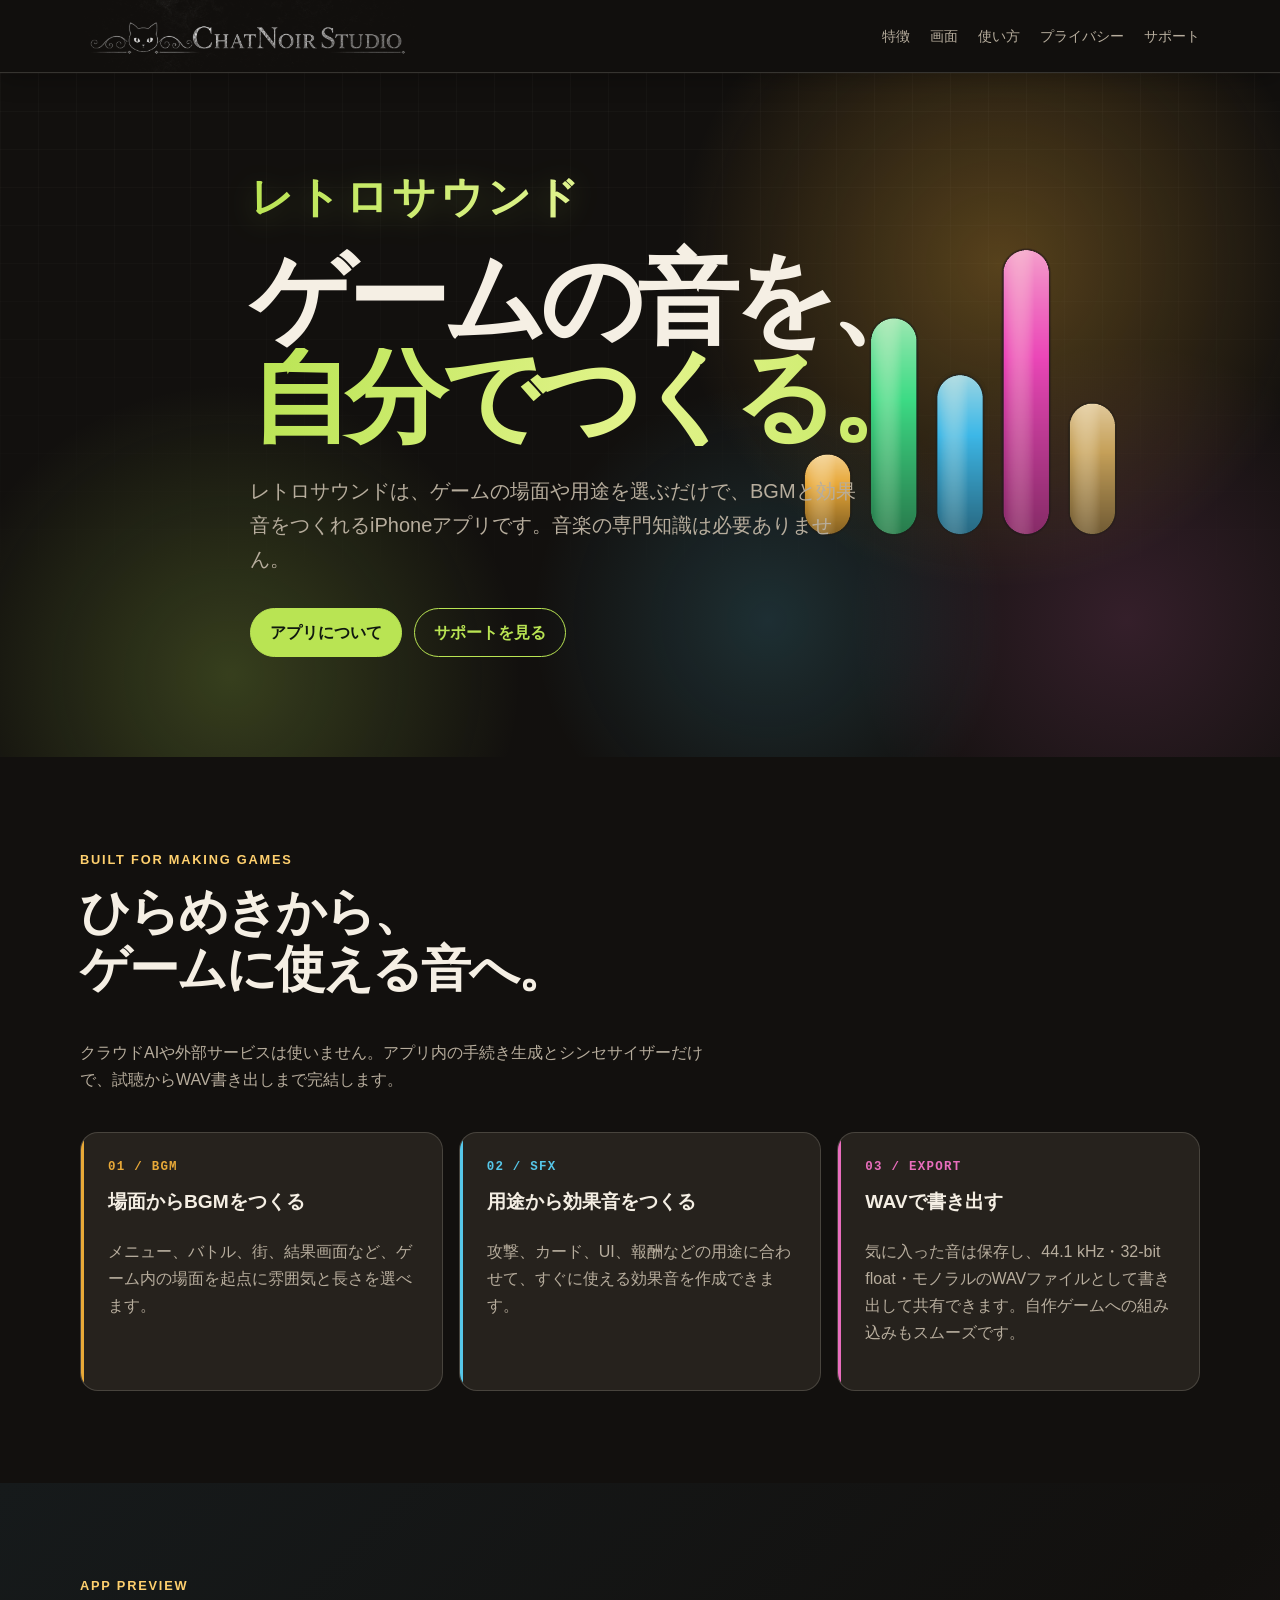
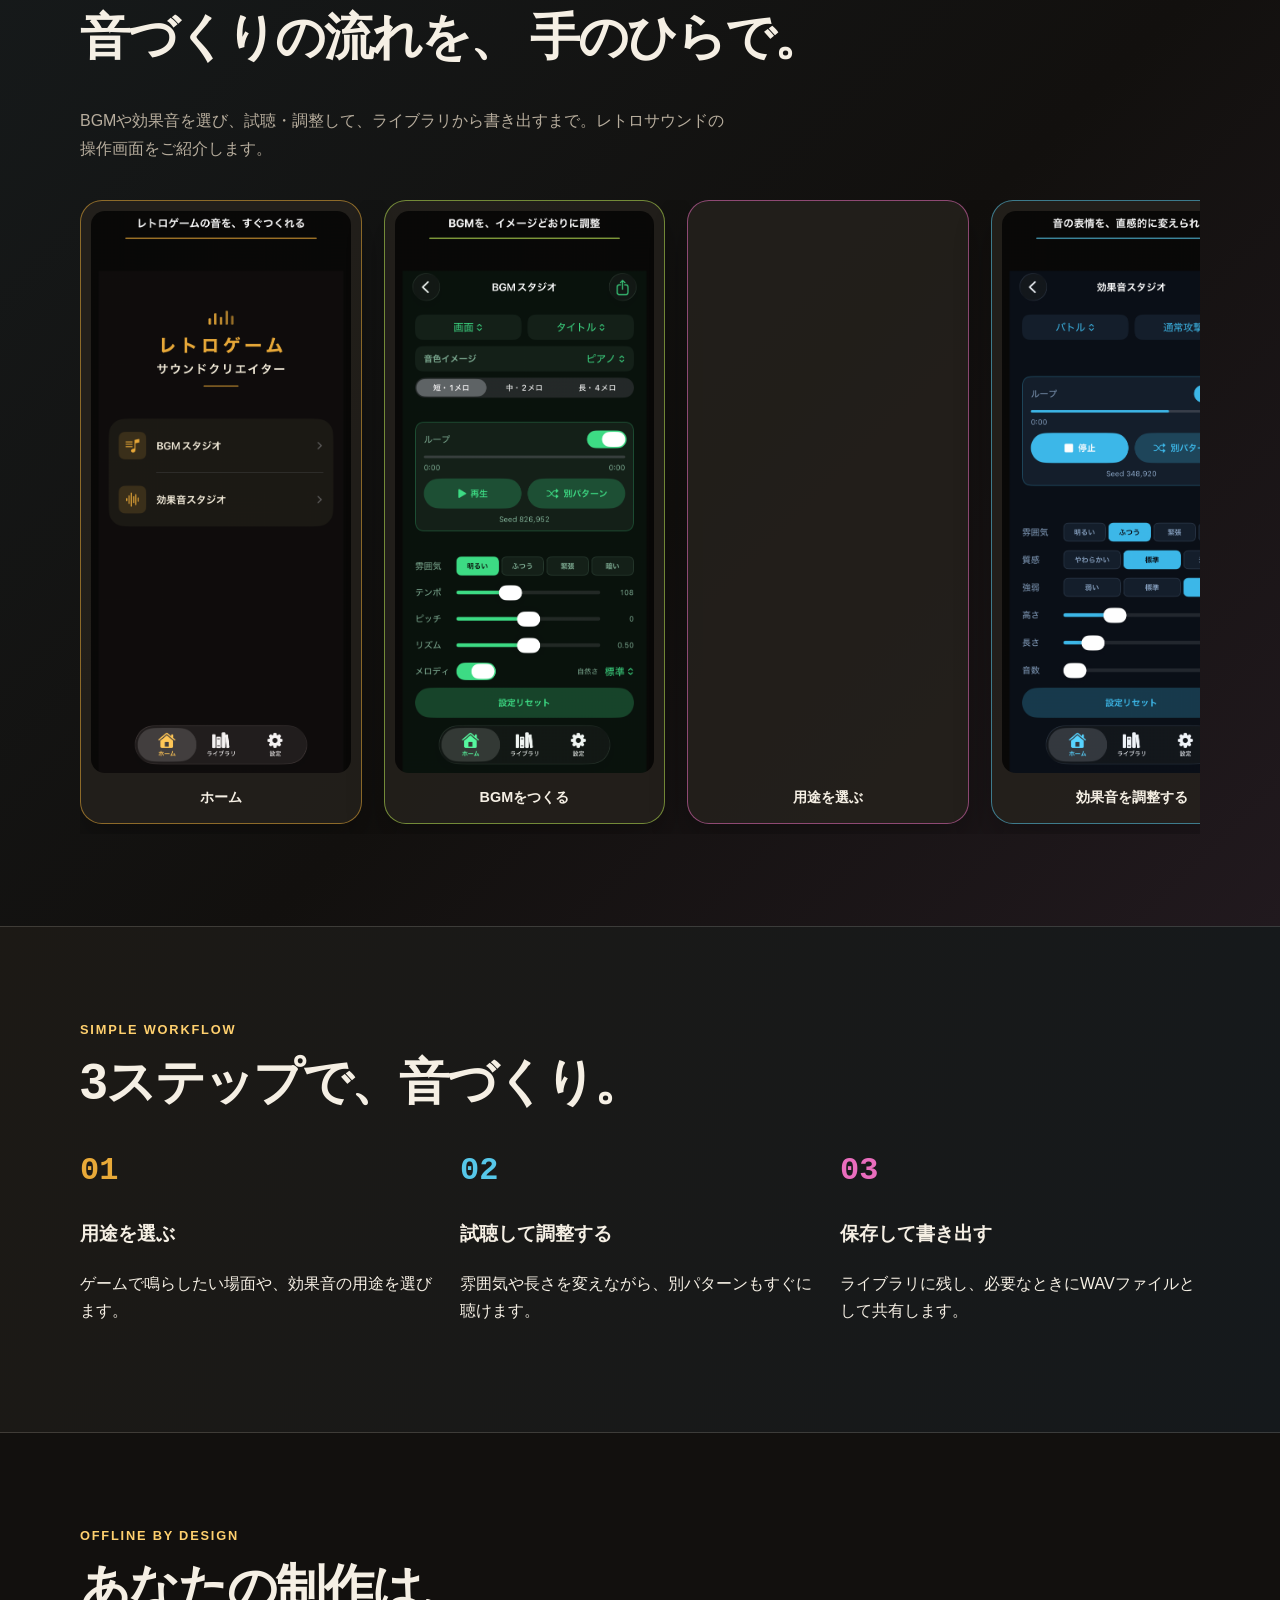
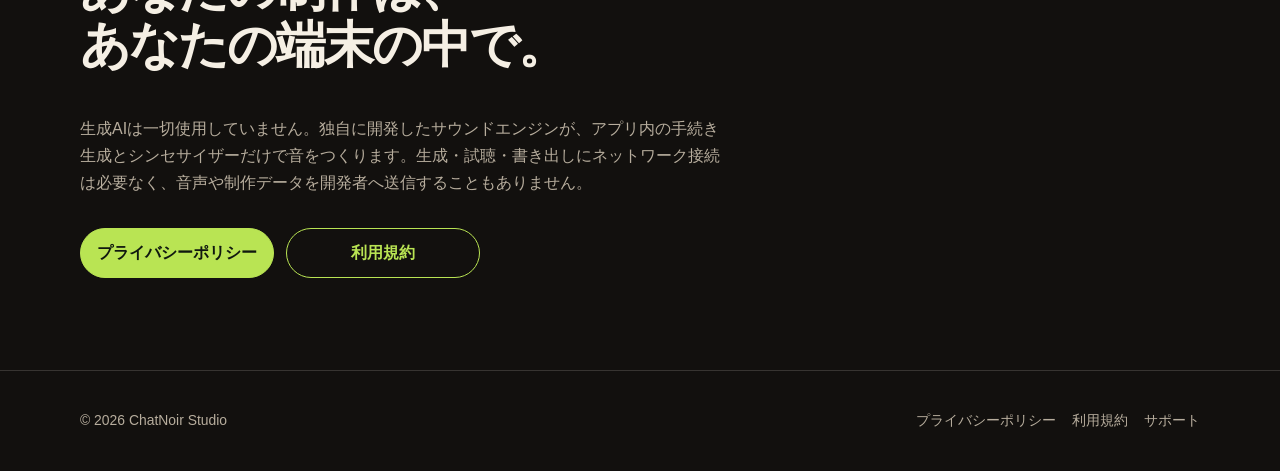
<file: site/index.html>
<!doctype html>
<html lang="ja">
<head>
  <meta charset="utf-8">
  <meta name="viewport" content="width=device-width, initial-scale=1">
  <meta name="description" content="レトロサウンドは、ゲーム向けのBGMと効果音を端末内だけで作れるiPhoneアプリです。">
  <meta name="theme-color" content="#101216">
  <meta property="og:title" content="レトロサウンド | ChatNoir Studio">
  <meta property="og:description" content="ゲームの場面や用途を選ぶだけで、BGMと効果音をつくれるiPhoneアプリです。">
  <meta property="og:type" content="website">
  <meta property="og:image" content="https://true-ocean.github.io/GameSoundCreator/assets/og.png">
  <meta name="twitter:card" content="summary_large_image">
  <title>レトロサウンド | ChatNoir Studio</title>
  <link rel="stylesheet" href="assets/site.css">
</head>
<body>
  <div class="site-shell">
    <header class="site-header">
      <nav class="container nav" aria-label="メインナビゲーション">
        <a class="brand" href="/"><img class="brand-logo" src="assets/chatnoir-top-banner.png" alt="ChatNoir Studio"></a>
        <div class="nav-links">
          <a href="#features">特徴</a><a href="#screenshots">画面</a><a href="#flow">使い方</a><a href="privacy/">プライバシー</a><a href="support/">サポート</a>
        </div>
      </nav>
    </header>

    <main>
      <section class="hero">
        <div class="hero-visual"><img src="assets/retro-sound-app-icon-proposal.png" alt=""></div>
        <div class="container hero-content">
          <p class="retro-title">レトロサウンド</p>
          <h1>ゲームの音を、<span>自分でつくる。</span></h1>
          <p class="lead">レトロサウンドは、ゲームの場面や用途を選ぶだけで、BGMと効果音をつくれるiPhoneアプリです。音楽の専門知識は必要ありません。</p>
          <div class="actions">
            <a class="button" href="#features">アプリについて</a>
            <a class="button button-secondary" href="support/">サポートを見る</a>
          </div>
        </div>
      </section>

      <section class="section" id="features">
        <div class="container">
          <p class="eyebrow">Built for making games</p>
          <h2>ひらめきから、<br>ゲームに使える音へ。</h2>
          <p class="section-intro">クラウドAIや外部サービスは使いません。アプリ内の手続き生成とシンセサイザーだけで、試聴からWAV書き出しまで完結します。</p>
          <div class="feature-grid">
            <article class="feature"><p class="feature-number">01 / BGM</p><h3>場面からBGMをつくる</h3><p>メニュー、バトル、街、結果画面など、ゲーム内の場面を起点に雰囲気と長さを選べます。</p></article>
            <article class="feature"><p class="feature-number">02 / SFX</p><h3>用途から効果音をつくる</h3><p>攻撃、カード、UI、報酬などの用途に合わせて、すぐに使える効果音を作成できます。</p></article>
            <article class="feature"><p class="feature-number">03 / EXPORT</p><h3>WAVで書き出す</h3><p>気に入った音は保存し、44.1 kHz・32-bit float・モノラルのWAVファイルとして書き出して共有できます。自作ゲームへの組み込みもスムーズです。</p></article>
          </div>
        </div>
      </section>

      <section class="section app-screens" id="screenshots" aria-labelledby="screenshots-title">
        <div class="container">
          <p class="eyebrow">App preview</p>
          <h2 id="screenshots-title">音づくりの流れを、
            手のひらで。</h2>
          <p class="section-intro">BGMや効果音を選び、試聴・調整して、ライブラリから書き出すまで。レトロサウンドの操作画面をご紹介します。</p>
          <div class="screenshot-grid">
            <figure class="screenshot-card"><img src="assets/screenshots/01-home-amber.png" alt="レトロサウンドのホーム画面" width="1242" height="2688" loading="lazy" decoding="async"><figcaption>ホーム</figcaption></figure>
            <figure class="screenshot-card"><img src="assets/screenshots/02-bgm-studio-lime.png" alt="BGMスタジオで音を調整する画面" width="1242" height="2688" loading="lazy" decoding="async"><figcaption>BGMをつくる</figcaption></figure>
            <figure class="screenshot-card"><img src="assets/screenshots/03-sfx-options-magenta.png" alt="効果音スタジオで用途を選ぶ画面" width="1242" height="2688" loading="lazy" decoding="async"><figcaption>用途を選ぶ</figcaption></figure>
            <figure class="screenshot-card"><img src="assets/screenshots/04-sfx-adjust-cyan.png" alt="効果音の質感と強弱を調整する画面" width="1242" height="2688" loading="lazy" decoding="async"><figcaption>効果音を調整する</figcaption></figure>
            <figure class="screenshot-card"><img src="assets/screenshots/05-save-library-lime.png" alt="作成した音をライブラリへ保存する画面" width="1242" height="2688" loading="lazy" decoding="async"><figcaption>ライブラリに保存</figcaption></figure>
            <figure class="screenshot-card"><img src="assets/screenshots/06-library-magenta.png" alt="作成した音を管理するライブラリ画面" width="1242" height="2688" loading="lazy" decoding="async"><figcaption>ライブラリ</figcaption></figure>
            <figure class="screenshot-card"><img src="assets/screenshots/07-pro-cyan.png" alt="Proへのアップグレード画面" width="1242" height="2688" loading="lazy" decoding="async"><figcaption>Proにアップグレード</figcaption></figure>
          </div>
        </div>
      </section>

      <section class="section section-alt" id="flow">
        <div class="container">
          <p class="eyebrow">Simple workflow</p>
          <h2>3ステップで、音づくり。</h2>
          <div class="steps">
            <article class="step"><h3>用途を選ぶ</h3><p>ゲームで鳴らしたい場面や、効果音の用途を選びます。</p></article>
            <article class="step"><h3>試聴して調整する</h3><p>雰囲気や長さを変えながら、別パターンもすぐに聴けます。</p></article>
            <article class="step"><h3>保存して書き出す</h3><p>ライブラリに残し、必要なときにWAVファイルとして共有します。</p></article>
          </div>
        </div>
      </section>

      <section class="section">
        <div class="container">
          <p class="eyebrow">Offline by design</p>
          <h2>あなたの制作は、<br>あなたの端末の中で。</h2>
          <p class="section-intro">生成AIは一切使用していません。独自に開発したサウンドエンジンが、アプリ内の手続き生成とシンセサイザーだけで音をつくります。生成・試聴・書き出しにネットワーク接続は必要なく、音声や制作データを開発者へ送信することもありません。</p>
          <div class="actions actions-equal"><a class="button" href="privacy/">プライバシーポリシー</a><a class="button button-secondary" href="terms/">利用規約</a></div>
        </div>
      </section>
    </main>

    <footer class="site-footer"><div class="container footer-inner"><span>© 2026 ChatNoir Studio</span><div class="footer-links"><a href="privacy/">プライバシーポリシー</a><a href="terms/">利用規約</a><a href="support/">サポート</a></div></div></footer>
  </div>
</body>
</html>
</file>
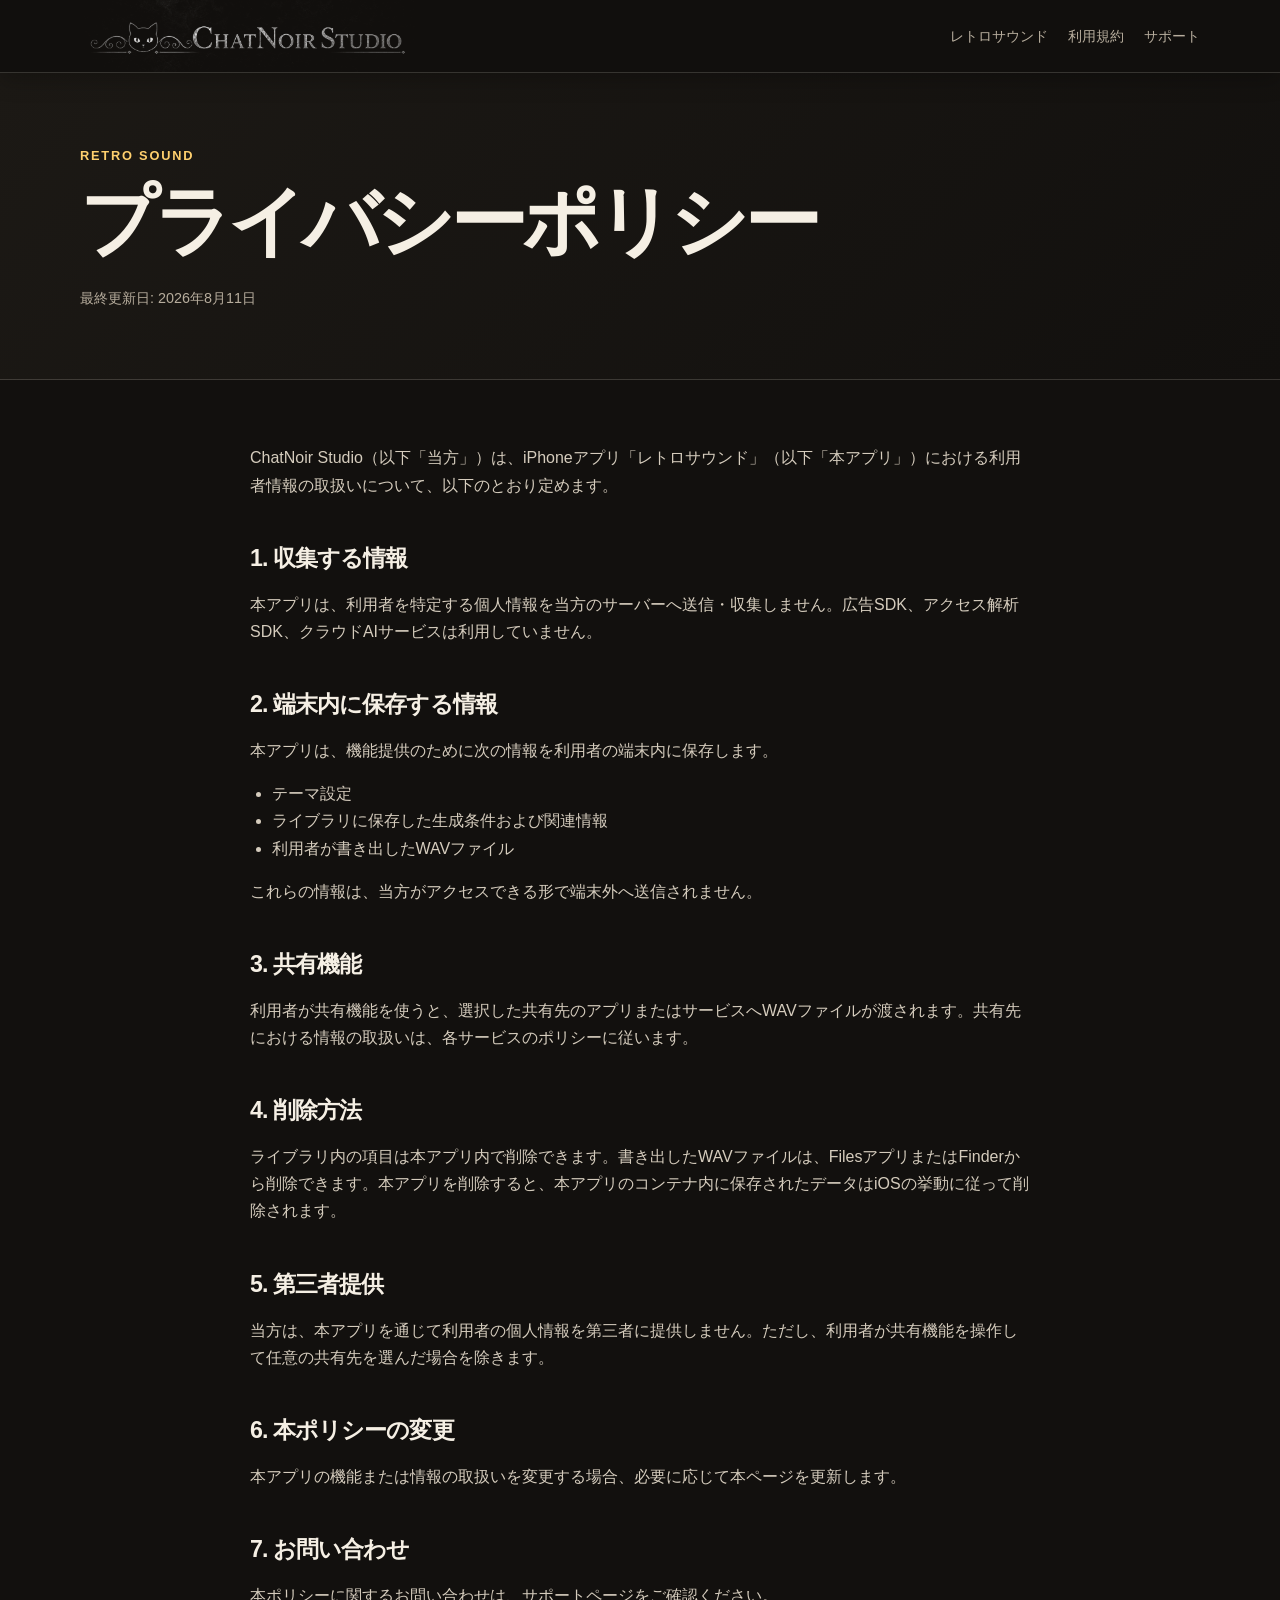
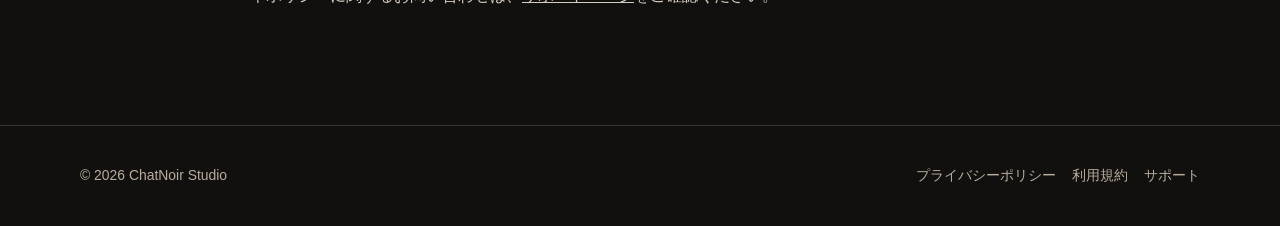
<file: site/privacy/index.html>
<!doctype html>
<html lang="ja"><head><meta charset="utf-8"><meta name="viewport" content="width=device-width, initial-scale=1"><meta name="description" content="レトロサウンドのプライバシーポリシーです。"><meta name="theme-color" content="#12100e"><title>プライバシーポリシー | レトロサウンド</title><link rel="stylesheet" href="../assets/site.css"></head>
<body><header class="site-header"><nav class="container nav" aria-label="メインナビゲーション"><a class="brand" href="/"><img class="brand-logo" src="../assets/chatnoir-top-banner.png" alt="ChatNoir Studio"></a><div class="nav-links"><a href="../">レトロサウンド</a><a href="../terms/">利用規約</a><a href="../support/">サポート</a></div></nav></header>
<main><section class="legal-hero"><div class="container"><p class="eyebrow">Retro Sound</p><h1>プライバシーポリシー</h1><p class="meta">最終更新日: 2026年8月11日</p></div></section><article class="legal-content">
<p>ChatNoir Studio（以下「当方」）は、iPhoneアプリ「レトロサウンド」（以下「本アプリ」）における利用者情報の取扱いについて、以下のとおり定めます。</p>
<h2>1. 収集する情報</h2><p>本アプリは、利用者を特定する個人情報を当方のサーバーへ送信・収集しません。広告SDK、アクセス解析SDK、クラウドAIサービスは利用していません。</p>
<h2>2. 端末内に保存する情報</h2><p>本アプリは、機能提供のために次の情報を利用者の端末内に保存します。</p><ul><li>テーマ設定</li><li>ライブラリに保存した生成条件および関連情報</li><li>利用者が書き出したWAVファイル</li></ul><p>これらの情報は、当方がアクセスできる形で端末外へ送信されません。</p>
<h2>3. 共有機能</h2><p>利用者が共有機能を使うと、選択した共有先のアプリまたはサービスへWAVファイルが渡されます。共有先における情報の取扱いは、各サービスのポリシーに従います。</p>
<h2>4. 削除方法</h2><p>ライブラリ内の項目は本アプリ内で削除できます。書き出したWAVファイルは、FilesアプリまたはFinderから削除できます。本アプリを削除すると、本アプリのコンテナ内に保存されたデータはiOSの挙動に従って削除されます。</p>
<h2>5. 第三者提供</h2><p>当方は、本アプリを通じて利用者の個人情報を第三者に提供しません。ただし、利用者が共有機能を操作して任意の共有先を選んだ場合を除きます。</p>
<h2>6. 本ポリシーの変更</h2><p>本アプリの機能または情報の取扱いを変更する場合、必要に応じて本ページを更新します。</p>
<h2>7. お問い合わせ</h2><p>本ポリシーに関するお問い合わせは、<a href="../support/">サポートページ</a>をご確認ください。</p>
</article></main><footer class="site-footer"><div class="container footer-inner"><span>© 2026 ChatNoir Studio</span><div class="footer-links"><a href="./">プライバシーポリシー</a><a href="../terms/">利用規約</a><a href="../support/">サポート</a></div></div></footer></body></html>
</file>
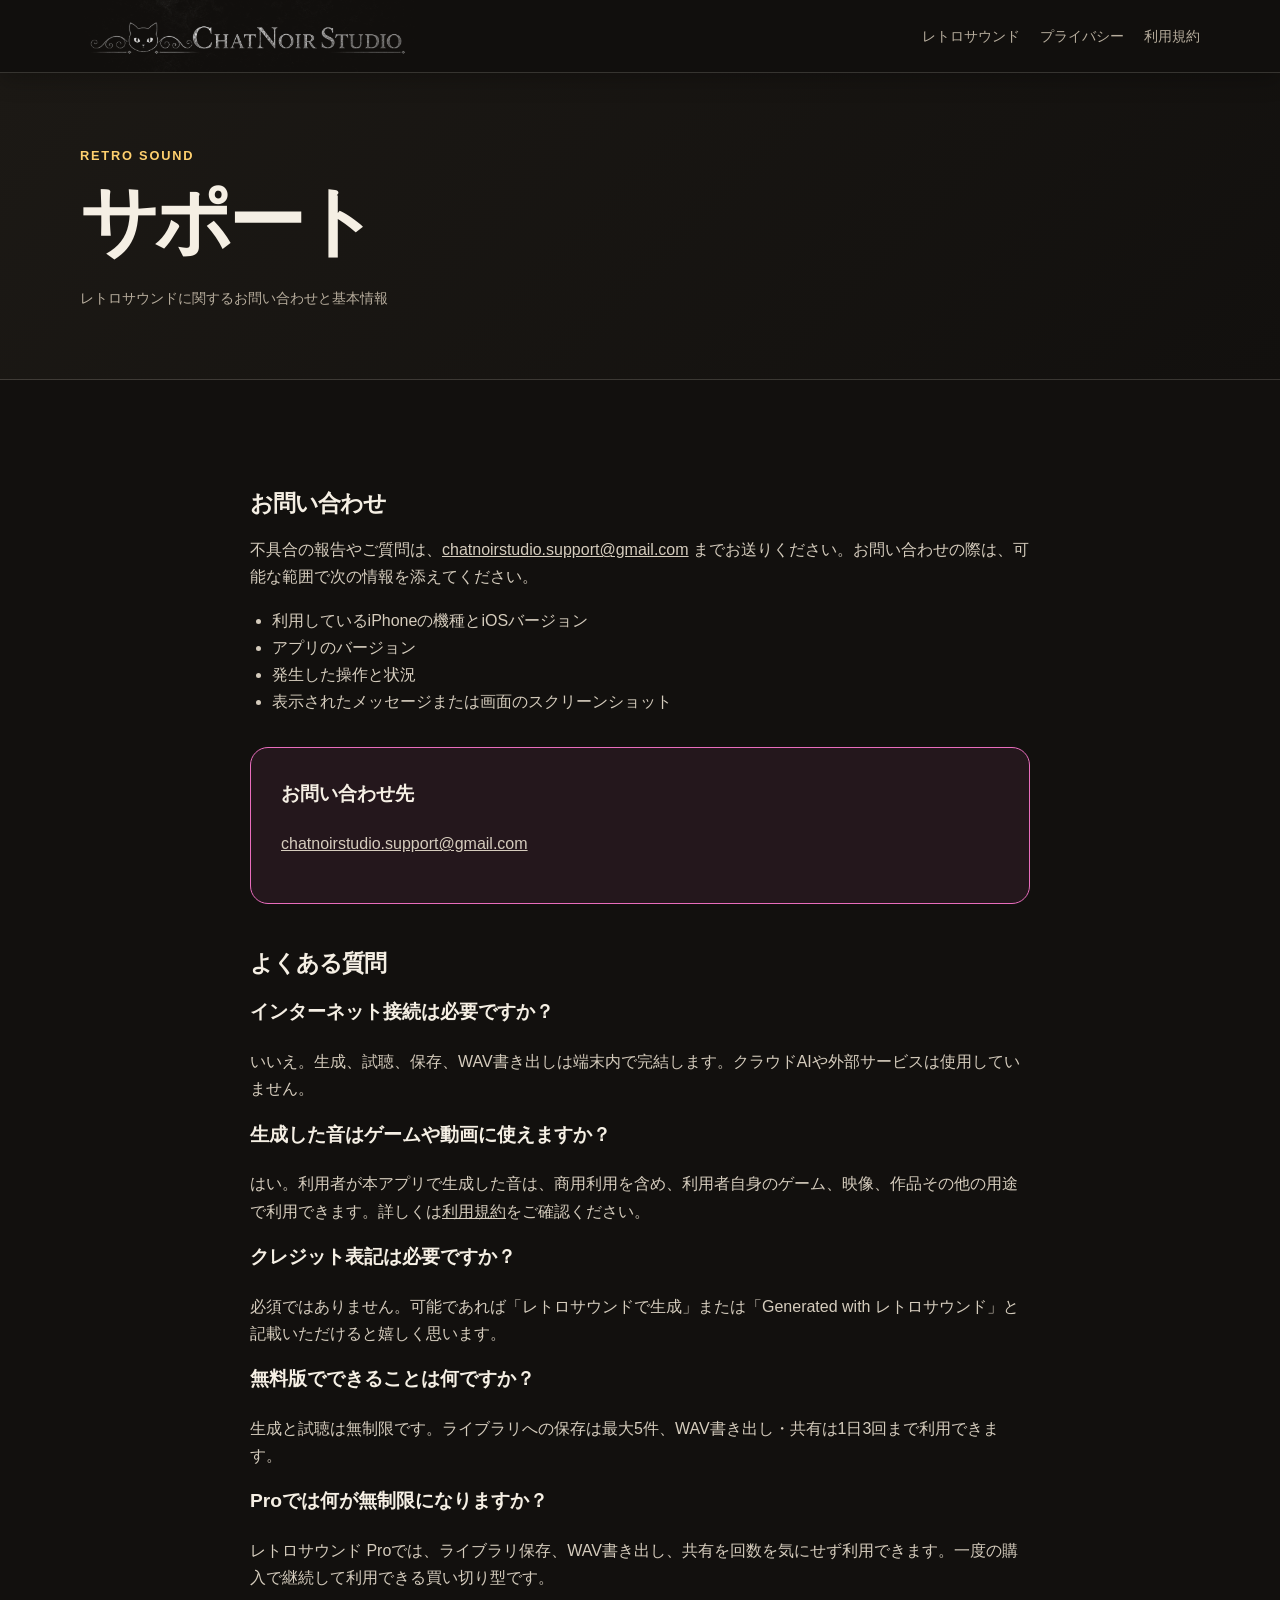
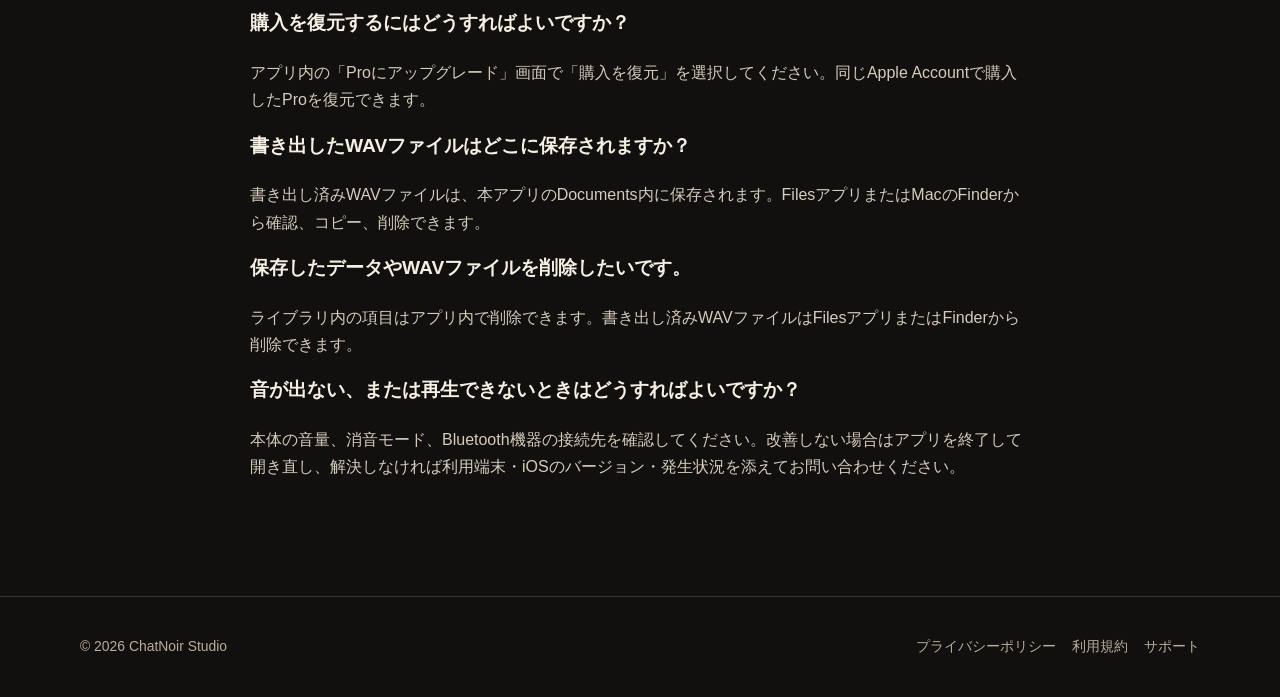
<file: site/support/index.html>
<!doctype html>
<html lang="ja"><head><meta charset="utf-8"><meta name="viewport" content="width=device-width, initial-scale=1"><meta name="description" content="レトロサウンドのサポート情報です。"><meta name="theme-color" content="#12100e"><title>サポート | レトロサウンド</title><link rel="stylesheet" href="../assets/site.css"></head>
<body><header class="site-header"><nav class="container nav" aria-label="メインナビゲーション"><a class="brand" href="/"><img class="brand-logo" src="../assets/chatnoir-top-banner.png" alt="ChatNoir Studio"></a><div class="nav-links"><a href="../">レトロサウンド</a><a href="../privacy/">プライバシー</a><a href="../terms/">利用規約</a></div></nav></header>
<main><section class="legal-hero"><div class="container"><p class="eyebrow">Retro Sound</p><h1>サポート</h1><p class="meta">レトロサウンドに関するお問い合わせと基本情報</p></div></section><article class="legal-content">
<h2>お問い合わせ</h2><p>不具合の報告やご質問は、<a href="mailto:chatnoirstudio.support@gmail.com">chatnoirstudio.support@gmail.com</a> までお送りください。お問い合わせの際は、可能な範囲で次の情報を添えてください。</p><ul><li>利用しているiPhoneの機種とiOSバージョン</li><li>アプリのバージョン</li><li>発生した操作と状況</li><li>表示されたメッセージまたは画面のスクリーンショット</li></ul>
<div class="support-card"><h3>お問い合わせ先</h3><p><a href="mailto:chatnoirstudio.support@gmail.com">chatnoirstudio.support@gmail.com</a></p></div>
<h2>よくある質問</h2><h3>インターネット接続は必要ですか？</h3><p>いいえ。生成、試聴、保存、WAV書き出しは端末内で完結します。クラウドAIや外部サービスは使用していません。</p><h3>生成した音はゲームや動画に使えますか？</h3><p>はい。利用者が本アプリで生成した音は、商用利用を含め、利用者自身のゲーム、映像、作品その他の用途で利用できます。詳しくは<a href="../terms/">利用規約</a>をご確認ください。</p><h3>クレジット表記は必要ですか？</h3><p>必須ではありません。可能であれば「レトロサウンドで生成」または「Generated with レトロサウンド」と記載いただけると嬉しく思います。</p><h3>無料版でできることは何ですか？</h3><p>生成と試聴は無制限です。ライブラリへの保存は最大5件、WAV書き出し・共有は1日3回まで利用できます。</p><h3>Proでは何が無制限になりますか？</h3><p>レトロサウンド Proでは、ライブラリ保存、WAV書き出し、共有を回数を気にせず利用できます。一度の購入で継続して利用できる買い切り型です。</p><h3>購入を復元するにはどうすればよいですか？</h3><p>アプリ内の「Proにアップグレード」画面で「購入を復元」を選択してください。同じApple Accountで購入したProを復元できます。</p><h3>書き出したWAVファイルはどこに保存されますか？</h3><p>書き出し済みWAVファイルは、本アプリのDocuments内に保存されます。FilesアプリまたはMacのFinderから確認、コピー、削除できます。</p><h3>保存したデータやWAVファイルを削除したいです。</h3><p>ライブラリ内の項目はアプリ内で削除できます。書き出し済みWAVファイルはFilesアプリまたはFinderから削除できます。</p><h3>音が出ない、または再生できないときはどうすればよいですか？</h3><p>本体の音量、消音モード、Bluetooth機器の接続先を確認してください。改善しない場合はアプリを終了して開き直し、解決しなければ利用端末・iOSのバージョン・発生状況を添えてお問い合わせください。</p>
</article></main><footer class="site-footer"><div class="container footer-inner"><span>© 2026 ChatNoir Studio</span><div class="footer-links"><a href="../privacy/">プライバシーポリシー</a><a href="../terms/">利用規約</a><a href="./">サポート</a></div></div></footer></body></html>
</file>
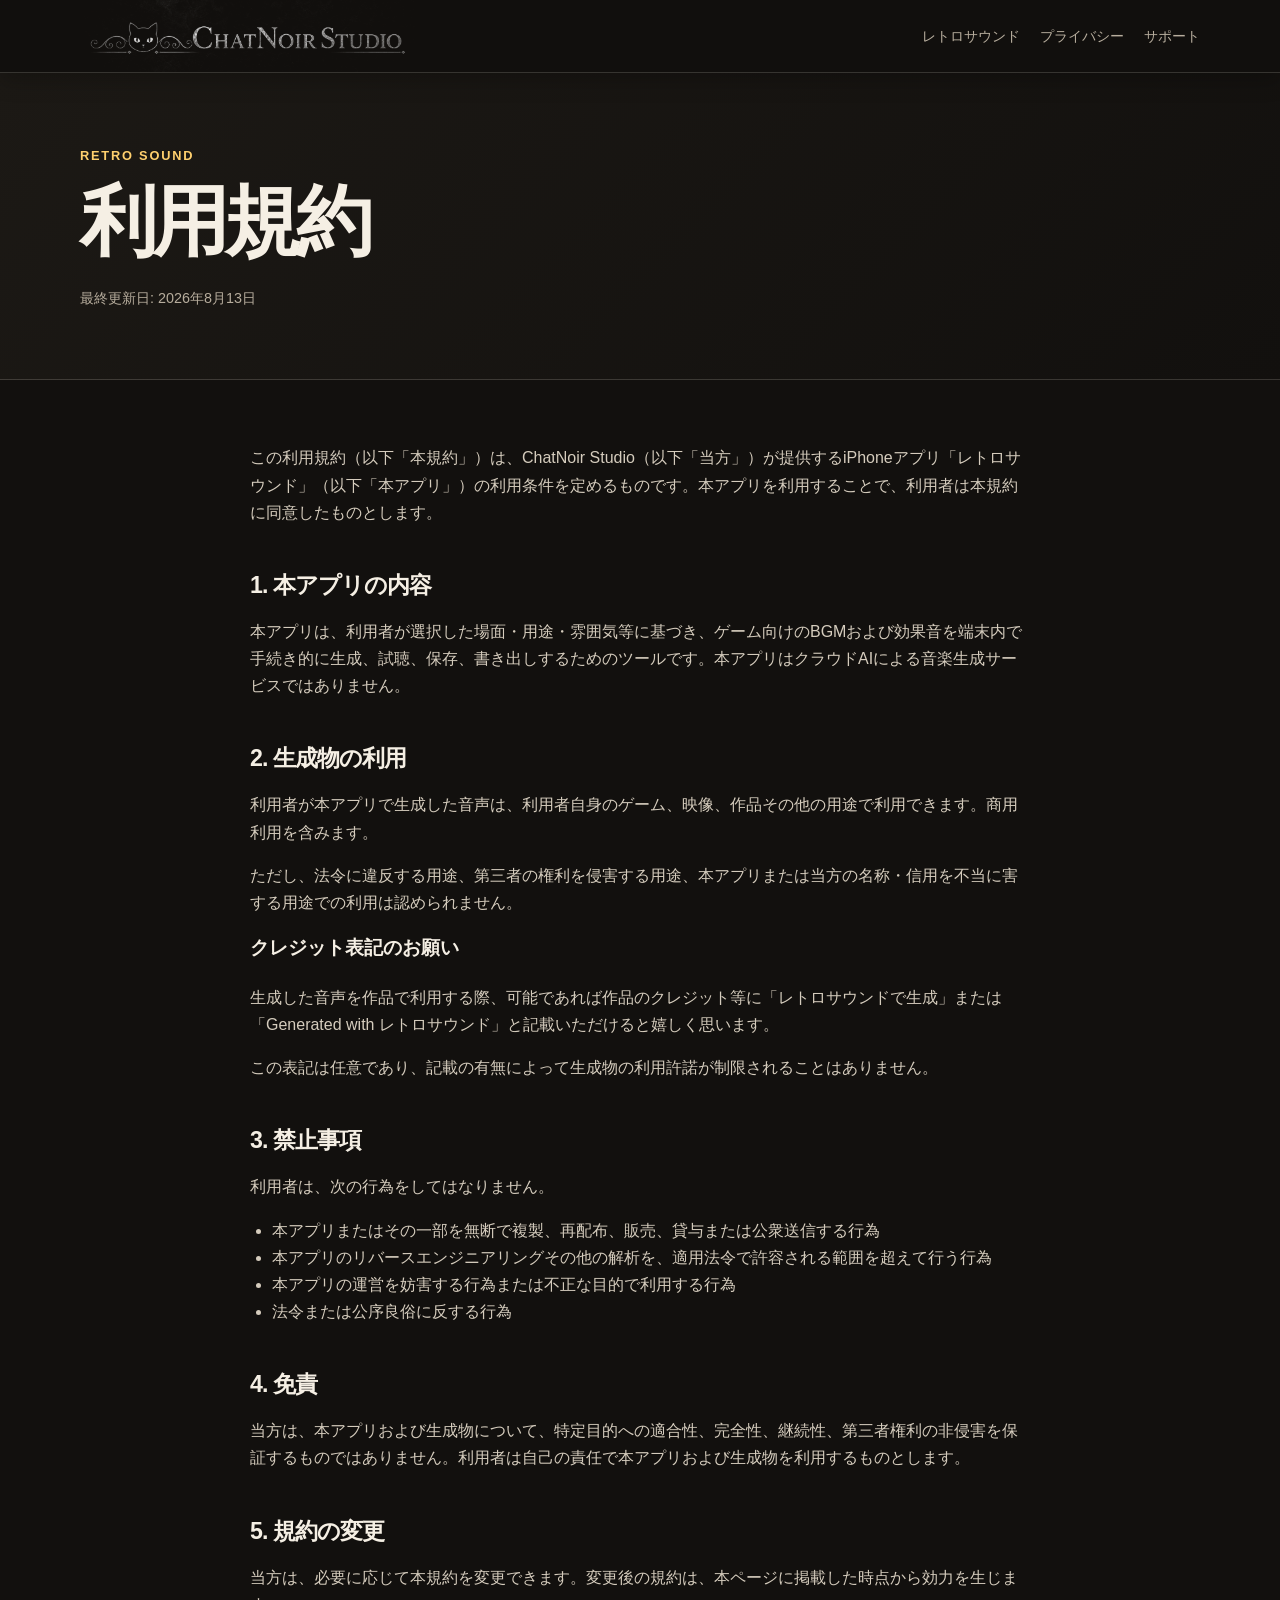
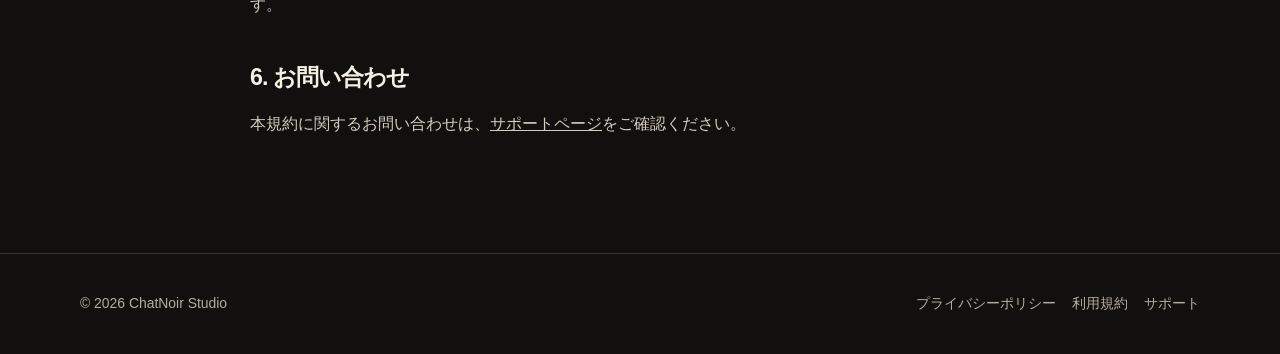
<file: site/terms/index.html>
<!doctype html>
<html lang="ja"><head><meta charset="utf-8"><meta name="viewport" content="width=device-width, initial-scale=1"><meta name="description" content="レトロサウンドの利用規約です。"><meta name="theme-color" content="#12100e"><title>利用規約 | レトロサウンド</title><link rel="stylesheet" href="../assets/site.css"></head>
<body><header class="site-header"><nav class="container nav" aria-label="メインナビゲーション"><a class="brand" href="/"><img class="brand-logo" src="../assets/chatnoir-top-banner.png" alt="ChatNoir Studio"></a><div class="nav-links"><a href="../">レトロサウンド</a><a href="../privacy/">プライバシー</a><a href="../support/">サポート</a></div></nav></header>
<main><section class="legal-hero"><div class="container"><p class="eyebrow">Retro Sound</p><h1>利用規約</h1><p class="meta">最終更新日: 2026年8月13日</p></div></section><article class="legal-content">
<p>この利用規約（以下「本規約」）は、ChatNoir Studio（以下「当方」）が提供するiPhoneアプリ「レトロサウンド」（以下「本アプリ」）の利用条件を定めるものです。本アプリを利用することで、利用者は本規約に同意したものとします。</p>
<h2>1. 本アプリの内容</h2><p>本アプリは、利用者が選択した場面・用途・雰囲気等に基づき、ゲーム向けのBGMおよび効果音を端末内で手続き的に生成、試聴、保存、書き出しするためのツールです。本アプリはクラウドAIによる音楽生成サービスではありません。</p>
<h2>2. 生成物の利用</h2><p>利用者が本アプリで生成した音声は、利用者自身のゲーム、映像、作品その他の用途で利用できます。商用利用を含みます。</p><p>ただし、法令に違反する用途、第三者の権利を侵害する用途、本アプリまたは当方の名称・信用を不当に害する用途での利用は認められません。</p>
<h3>クレジット表記のお願い</h3><p>生成した音声を作品で利用する際、可能であれば作品のクレジット等に「レトロサウンドで生成」または「Generated with レトロサウンド」と記載いただけると嬉しく思います。</p><p>この表記は任意であり、記載の有無によって生成物の利用許諾が制限されることはありません。</p>
<h2>3. 禁止事項</h2><p>利用者は、次の行為をしてはなりません。</p><ul><li>本アプリまたはその一部を無断で複製、再配布、販売、貸与または公衆送信する行為</li><li>本アプリのリバースエンジニアリングその他の解析を、適用法令で許容される範囲を超えて行う行為</li><li>本アプリの運営を妨害する行為または不正な目的で利用する行為</li><li>法令または公序良俗に反する行為</li></ul>
<h2>4. 免責</h2><p>当方は、本アプリおよび生成物について、特定目的への適合性、完全性、継続性、第三者権利の非侵害を保証するものではありません。利用者は自己の責任で本アプリおよび生成物を利用するものとします。</p>
<h2>5. 規約の変更</h2><p>当方は、必要に応じて本規約を変更できます。変更後の規約は、本ページに掲載した時点から効力を生じます。</p>
<h2>6. お問い合わせ</h2><p>本規約に関するお問い合わせは、<a href="../support/">サポートページ</a>をご確認ください。</p>
</article></main><footer class="site-footer"><div class="container footer-inner"><span>© 2026 ChatNoir Studio</span><div class="footer-links"><a href="../privacy/">プライバシーポリシー</a><a href="./">利用規約</a><a href="../support/">サポート</a></div></div></footer></body></html>
</file>
<file: site/assets/site.css>
:root {
  --ink: #12100e;
  --surface: #1c1915;
  --surface-raised: #26221d;
  --paper: #f5efe4;
  --muted: #b7ad9d;
  --amber: #e8a938;
  --amber-bright: #ffd06e;
  --lime: #b9e453;
  --line: rgba(245, 239, 228, 0.16);
  color-scheme: dark;
}

* { box-sizing: border-box; }

html { scroll-behavior: smooth; }

body {
  margin: 0;
  color: var(--paper);
  background: var(--ink);
  font-family: -apple-system, BlinkMacSystemFont, "Hiragino Sans", "Yu Gothic", sans-serif;
  line-height: 1.7;
}

a { color: inherit; }

.site-shell { overflow: hidden; }

.container { width: min(1120px, calc(100% - 40px)); margin-inline: auto; }

.site-header {
  border-bottom: 1px solid var(--line);
  background: rgba(18, 16, 14, 0.92);
}

.nav { min-height: 72px; display: flex; align-items: center; justify-content: space-between; gap: 24px; }

.brand { display: inline-flex; align-items: center; text-decoration: none; }

.brand-logo {
  display: block; height: 112px; width: auto;
  /* The banner art is surrounded by generous black padding, so the image is drawn
     larger than the header while the negative margins keep its layout footprint at
     ~44px. Screen blending makes the overflowing black completely invisible. */
  margin-block: -34px;
  mix-blend-mode: screen;
}

.nav-links { display: flex; gap: 20px; flex-wrap: wrap; font-size: .9rem; color: var(--muted); }
.nav-links a { text-decoration: none; }
.nav-links a:hover { color: var(--amber-bright); }

.hero {
  min-height: 620px; display: grid; align-items: center; position: relative;
  isolation: isolate;
  background: radial-gradient(circle at 78% 28%, rgba(232, 169, 56, .25), transparent 29%), radial-gradient(circle at 18% 88%, rgba(185, 228, 83, .13), transparent 24%);
}

.hero::before {
  content: ""; position: absolute; inset: 0; z-index: -1; opacity: .3; pointer-events: none;
  background-image: linear-gradient(rgba(245,239,228,.09) 1px, transparent 1px), linear-gradient(90deg, rgba(245,239,228,.09) 1px, transparent 1px);
  background-size: 38px 38px; mask-image: linear-gradient(to bottom, black, transparent 85%);
}

.hero-content { position: relative; padding-block: 100px; max-width: 780px; }
.hero-poster {
  position: absolute; z-index: -2; inset: 0 0 0 auto; width: min(40vw, 520px); opacity: .78;
  background: linear-gradient(90deg, var(--ink), transparent 34%, rgba(18, 16, 14, .16)), linear-gradient(0deg, var(--ink), transparent 34%), url("chatnoir-poster-figure.png") center 22% / cover no-repeat;
  filter: grayscale(1) contrast(1.08);
  mask-image: linear-gradient(to right, transparent, black 34%);
}
.eyebrow { color: var(--amber-bright); font-size: .8rem; font-weight: 800; letter-spacing: .14em; text-transform: uppercase; }
h1, h2, h3, p { margin-top: 0; }
h1 { font-size: clamp(3rem, 8vw, 6.8rem); line-height: .96; letter-spacing: -.065em; margin-block: 18px 28px; }
h1 span { color: var(--amber); display: block; }
h2 { font-size: clamp(1.8rem, 4vw, 3.1rem); line-height: 1.15; letter-spacing: -.04em; }
h3 { font-size: 1.2rem; }
.lead { max-width: 620px; color: var(--muted); font-size: clamp(1.05rem, 2vw, 1.25rem); }

.actions { display: flex; flex-wrap: wrap; gap: 12px; margin-top: 32px; }
.button { display: inline-flex; align-items: center; justify-content: center; min-height: 48px; padding: 10px 19px; border: 1px solid var(--amber); border-radius: 999px; color: var(--ink); background: var(--amber); font-weight: 800; text-decoration: none; }
.button:hover { background: var(--amber-bright); }
.button-secondary { color: var(--paper); background: transparent; border-color: var(--line); }
.button-secondary:hover { color: var(--amber-bright); border-color: var(--amber); background: transparent; }

.section { padding-block: 92px; }
.section-alt { background: var(--surface); border-block: 1px solid var(--line); }
.section-intro { max-width: 650px; color: var(--muted); }
.feature-grid { display: grid; grid-template-columns: repeat(3, 1fr); gap: 16px; margin-top: 38px; }
.feature { padding: 27px; border: 1px solid var(--line); border-radius: 18px; background: var(--surface-raised); }
.feature-number { color: var(--amber); font: 800 .78rem ui-monospace, SFMono-Regular, Menlo, monospace; letter-spacing: .1em; }
.feature p, .card p { color: var(--muted); }

.steps { display: grid; grid-template-columns: repeat(3, 1fr); gap: 20px; counter-reset: step; margin-top: 38px; }
.step { counter-increment: step; padding-top: 66px; position: relative; }
.step::before { content: "0" counter(step); position: absolute; top: 0; color: var(--lime); font: 800 2rem ui-monospace, SFMono-Regular, Menlo, monospace; }

.legal-hero { padding-block: 72px 54px; border-bottom: 1px solid var(--line); background: linear-gradient(135deg, var(--surface), var(--ink)); }
.legal-hero h1 { font-size: clamp(2.5rem, 6vw, 4.8rem); }
.legal-content { width: min(780px, calc(100% - 40px)); margin: 0 auto; padding-block: 64px 100px; }
.legal-content h2 { font-size: 1.45rem; margin-top: 46px; }
.legal-content p, .legal-content li { color: #d5ccbd; }
.legal-content ul { padding-left: 1.35em; }
.notice { padding: 18px 20px; border-left: 3px solid var(--amber); background: rgba(232,169,56,.09); color: var(--paper); }
.meta { color: var(--muted); font-size: .9rem; }
.support-card { padding: 30px; margin-top: 32px; border: 1px solid var(--amber); border-radius: 18px; background: rgba(232,169,56,.08); }
code { padding: 2px 5px; background: var(--surface-raised); border-radius: 4px; color: var(--amber-bright); }

.site-footer { padding-block: 38px; border-top: 1px solid var(--line); color: var(--muted); font-size: .87rem; }
.footer-inner { display: flex; justify-content: space-between; align-items: center; gap: 20px; flex-wrap: wrap; }
.footer-links { display: flex; flex-wrap: wrap; gap: 16px; }
.footer-links a { text-decoration: none; }

@media (max-width: 720px) {
  .container { width: min(100% - 30px, 1120px); }
  .nav { padding-block: 14px; align-items: flex-start; flex-direction: column; gap: 10px; }
  .brand-logo { height: 84px; margin-block: -26px; }
  .nav-links {
    width: 100%;
    flex-wrap: nowrap;
    justify-content: space-between;
    gap: 8px;
    font-size: .78rem;
    white-space: nowrap;
  }
  .hero { min-height: 540px; }
  .hero-poster { width: 66vw; opacity: .4; }
  .hero-content { padding-block: 74px; }
  .section { padding-block: 64px; }
  .feature-grid, .steps { grid-template-columns: 1fr; }
}

/* Retro Sound application identity: lime, amber, cyan, and magenta. */

/* Equalizer artwork sits in the hero as a background motif, not as an app icon. */
.hero-poster { display: none; }
.hero-content { z-index: 1; }
.hero-visual { position: absolute; z-index: 0; top: 50%; right: max(4vw, 24px); width: min(42vw, 560px); transform: translateY(-50%); pointer-events: none; }
.hero-visual img { display: block; width: 100%; height: auto; }
@media (max-width: 720px) { .hero-visual { right: -10vw; width: min(78vw, 360px); opacity: .52; } }

.retro-title { margin: 0 0 27px; font: 800 clamp(1.7rem, 3.6vw, 2.4rem)/1.15 -apple-system, BlinkMacSystemFont, "Hiragino Sans", "Yu Gothic", sans-serif; letter-spacing: .08em; background: linear-gradient(100deg, var(--paper) 0%, var(--amber-bright) 50%, var(--lime) 100%); -webkit-background-clip: text; background-clip: text; color: transparent; filter: drop-shadow(0 5px 14px rgba(232,169,56,.18)); }
@media (max-width: 720px) { .retro-title { margin-bottom: 23px; font-size: 1.55rem; } }

/* Retro Sound: vivid four-color application theme. */
:root { --cyan: #56c7e9; --magenta: #e96dbd; }
.hero { background: radial-gradient(circle at 78% 28%, rgba(232,169,56,.32), transparent 29%), radial-gradient(circle at 18% 88%, rgba(185,228,83,.22), transparent 24%), radial-gradient(circle at 60% 80%, rgba(86,199,233,.17), transparent 25%), radial-gradient(circle at 88% 80%, rgba(233,109,189,.16), transparent 22%); }
.hero h1 span { background: linear-gradient(90deg, var(--lime), var(--amber), var(--cyan), var(--magenta)); -webkit-background-clip: text; background-clip: text; color: transparent; }
.nav-links a:hover { color: var(--cyan); }
.button { border-color: var(--amber); background: linear-gradient(100deg, var(--lime), var(--amber)); }
.button:hover { background: linear-gradient(100deg, var(--amber), var(--cyan)); }
.button-secondary:hover { color: var(--cyan); border-color: var(--cyan); background: transparent; }
.feature { position: relative; overflow: hidden; }
.feature::before { content: ""; position: absolute; inset: 0 auto 0 0; width: 3px; background: var(--amber); }
.feature:nth-child(1)::before { background: var(--lime); } .feature:nth-child(2)::before { background: var(--amber); } .feature:nth-child(3)::before { background: var(--cyan); }
.feature:nth-child(1) .feature-number { color: var(--lime); } .feature:nth-child(2) .feature-number { color: var(--amber); } .feature:nth-child(3) .feature-number { color: var(--cyan); }
.step:nth-child(1)::before { color: var(--lime); } .step:nth-child(2)::before { color: var(--amber); } .step:nth-child(3)::before { color: var(--magenta); }
.section-alt { background: linear-gradient(110deg, var(--surface), #15191c); }
.notice { border-left-color: var(--cyan); background: rgba(86,199,233,.09); } .support-card { border-color: var(--magenta); background: rgba(233,109,189,.08); }
.footer-links a:hover { color: var(--magenta); }
.retro-title { margin: 0 0 27px; font-size: clamp(1.85rem, 4vw, 2.7rem); background: linear-gradient(100deg, var(--lime) 0%, var(--amber) 32%, var(--cyan) 68%, var(--magenta) 100%); -webkit-background-clip: text; background-clip: text; color: transparent; filter: drop-shadow(0 5px 15px rgba(232,169,56,.2)); }
@media (max-width: 720px) { .retro-title { margin-bottom: 23px; font-size: 1.7rem; } }

/* Lime leads titles and calls to action; lower content uses the remaining three themes. */
.hero h1 span { background: linear-gradient(100deg, var(--lime), #e3f48c, var(--lime)); -webkit-background-clip: text; background-clip: text; color: transparent; }
.retro-title { background: linear-gradient(100deg, var(--lime), #e7f69a, var(--lime)); -webkit-background-clip: text; background-clip: text; color: transparent; filter: drop-shadow(0 5px 15px rgba(185,228,83,.24)); }
.button { color: #10180f; border-color: var(--lime); background: var(--lime); }
.button:hover { color: #10180f; background: #d9f07a; }
.button-secondary { color: var(--lime); border-color: var(--lime); background: transparent; }
.button-secondary:hover { color: var(--cyan); border-color: var(--cyan); background: transparent; }
.feature:nth-child(1)::before { background: var(--amber); } .feature:nth-child(2)::before { background: var(--cyan); } .feature:nth-child(3)::before { background: var(--magenta); }
.feature:nth-child(1) .feature-number { color: var(--amber); } .feature:nth-child(2) .feature-number { color: var(--cyan); } .feature:nth-child(3) .feature-number { color: var(--magenta); }
.step:nth-child(1)::before { color: var(--amber); } .step:nth-child(2)::before { color: var(--cyan); } .step:nth-child(3)::before { color: var(--magenta); }
.actions-equal .button { flex: 0 0 220px; }
@media (max-width: 720px) { .actions-equal .button { flex-basis: 100%; } }
.actions-equal .button { flex-basis: 260px; white-space: nowrap; }
@media (max-width: 720px) { .actions-equal .button { flex-basis: 100%; } }
.actions-equal .button { flex: 0 0 180px; white-space: nowrap; }
@media (max-width: 720px) { .actions-equal .button { flex: 0 0 160px; } }

/* Equal-width legal buttons: grid columns stay identical at every viewport. */
.actions-equal { display: grid; grid-template-columns: repeat(2, minmax(0, 1fr)); width: min(100%, 400px); }
.actions-equal .button { width: 100%; flex: none; }
@media (max-width: 360px) { .actions-equal { gap: 8px; } .actions-equal .button { min-height: 44px; padding-inline: 8px; font-size: .78rem; } }

/* Persistent navigation */
.site-shell { overflow: visible; }
.site-header { position: sticky; top: 0; z-index: 20; background: rgba(18, 16, 14, .97); box-shadow: 0 8px 20px rgba(0, 0, 0, .22); }
section[id] { scroll-margin-top: 140px; }
.site-header { overflow: hidden; }

/* Match the Studio mobile header alignment. */
@media (max-width: 720px) { .nav { align-items: center; justify-content: center; } .nav-links { justify-content: center; } .brand { padding-inline-end: 2.75rem; } }

/* Keep mobile navigation links above the oversized logo hit area. */
@media (max-width: 720px) {
  .nav-links { position: relative; z-index: 1; }
}


/* App screen gallery */
.app-screens { background: linear-gradient(135deg, #161a1b, var(--ink) 56%, #21191e); }
.app-screens .section-intro { margin-bottom: 38px; }
.screenshot-grid { display: flex; gap: 22px; padding-bottom: 10px; overflow-x: auto; overscroll-behavior-inline: contain; scroll-snap-type: x mandatory; scroll-padding-inline: 1px; scrollbar-width: thin; }
.screenshot-card { flex: 0 0 clamp(210px, 22vw, 300px); scroll-snap-align: start; margin: 0; padding: 10px 10px 14px; border: 1px solid var(--line); border-radius: 22px; background: rgba(38, 34, 29, .8); box-shadow: 0 18px 36px rgba(0, 0, 0, .25); }
.screenshot-card img { display: block; width: 100%; height: auto; border-radius: 14px; }
.screenshot-card figcaption { padding: 12px 4px 0; color: var(--paper); font-size: .9rem; font-weight: 700; text-align: center; }
.screenshot-card:nth-child(1) { border-color: rgba(232, 169, 56, .55); }
.screenshot-card:nth-child(2), .screenshot-card:nth-child(5) { border-color: rgba(185, 228, 83, .55); }
.screenshot-card:nth-child(3), .screenshot-card:nth-child(6) { border-color: rgba(233, 109, 189, .55); }
.screenshot-card:nth-child(4), .screenshot-card:nth-child(7) { border-color: rgba(86, 199, 233, .55); }
@media (max-width: 720px) {
  .screenshot-grid { gap: 14px; margin-inline: -15px; padding: 0 15px 8px; }
  .screenshot-card { flex-basis: min(74vw, 280px); }
}
</file>
